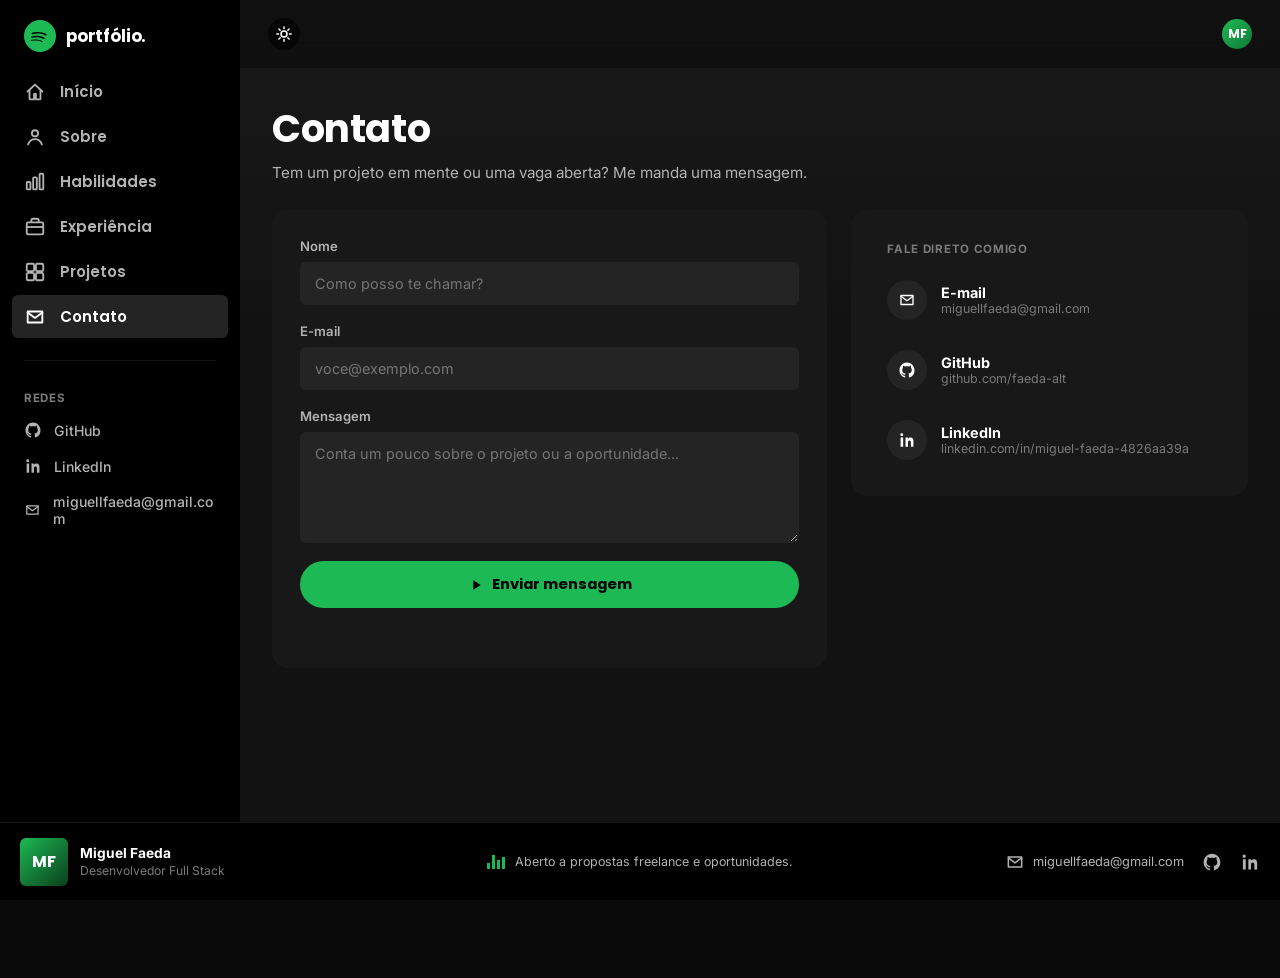
<file: contato.html>
<!DOCTYPE html>
<html lang="pt-BR">
<head>
<meta charset="UTF-8">
<meta name="viewport" content="width=device-width, initial-scale=1.0">
<title>Contato · Miguel Faêda</title>
<meta name="description" content="Fale com Rafael Nunes.">
<link rel="preconnect" href="https://fonts.googleapis.com">
<link rel="preconnect" href="https://fonts.gstatic.com" crossorigin>
<link href="https://fonts.googleapis.com/css2?family=Poppins:wght@500;600;700;800&family=Inter:wght@400;500;600&display=swap" rel="stylesheet">
<script>
  /* Aplica o tema salvo antes da página renderizar (evita "piscar" branco). */
  (function () {
    var theme = "dark";
    try { theme = localStorage.getItem("theme") || "dark"; } catch (e) {}
    document.documentElement.setAttribute("data-theme", theme);
  })();
</script>
<link rel="stylesheet" href="style.css">
</head>
<body>

<aside class="sidebar">
  <a class="sidebar-logo" href="index.html">
    <svg width="32" height="32" viewBox="0 0 24 24" fill="none"><circle cx="12" cy="12" r="12" fill="#1DB954"/><path d="M6 9.5c3.6-1 8-.7 10.8 1 .3.2.4.6.2.9-.2.3-.6.4-.9.2-2.5-1.5-6.4-1.8-9.6-.9-.4.1-.7-.1-.8-.5-.1-.3.1-.6.3-.7Zm-.5 2.8c3-.8 7.2-.6 9.7.9.3.2.4.5.2.8-.2.3-.5.4-.8.2-2.2-1.3-6-1.5-8.6-.8-.3.1-.6-.1-.7-.4-.1-.3.1-.6.2-.7Zm-.4 2.7c2.5-.7 6.4-.5 8.6.8.2.1.3.4.1.6-.1.2-.4.3-.6.1-1.9-1.1-5.4-1.3-7.6-.7-.2.1-.5-.1-.5-.3-.1-.2 0-.4.2-.5Z" fill="#000"/></svg>
    <span>portfólio.</span>
  </a>

  <nav class="sidebar-nav" aria-label="Navegação principal">
    <a class="nav-item" href="index.html">
      <svg viewBox="0 0 24 24" fill="none"><path d="M4 11.5 12 4l8 7.5" stroke="currentColor" stroke-width="2" stroke-linecap="round" stroke-linejoin="round"/><path d="M6 10v9a1 1 0 0 0 1 1h4v-6h2v6h4a1 1 0 0 0 1-1v-9" stroke="currentColor" stroke-width="2" stroke-linecap="round" stroke-linejoin="round"/></svg>
      <span>Início</span>
    </a>
    <a class="nav-item" href="sobre.html">
      <svg viewBox="0 0 24 24" fill="none"><circle cx="12" cy="8" r="3.4" stroke="currentColor" stroke-width="2"/><path d="M4.5 20c1.4-3.6 4.4-5.6 7.5-5.6s6.1 2 7.5 5.6" stroke="currentColor" stroke-width="2" stroke-linecap="round"/></svg>
      <span>Sobre</span>
    </a>
    <a class="nav-item" href="habilidades.html">
      <svg viewBox="0 0 24 24" fill="none"><rect x="3" y="12" width="4" height="8" rx="1" stroke="currentColor" stroke-width="2"/><rect x="10" y="7" width="4" height="13" rx="1" stroke="currentColor" stroke-width="2"/><rect x="17" y="3" width="4" height="17" rx="1" stroke="currentColor" stroke-width="2"/></svg>
      <span>Habilidades</span>
    </a>
    <a class="nav-item" href="experiencia.html">
      <svg viewBox="0 0 24 24" fill="none"><rect x="3" y="7" width="18" height="13" rx="1.5" stroke="currentColor" stroke-width="2"/><path d="M8 7V5a2 2 0 0 1 2-2h4a2 2 0 0 1 2 2v2" stroke="currentColor" stroke-width="2"/><path d="M3 12h18" stroke="currentColor" stroke-width="2"/></svg>
      <span>Experiência</span>
    </a>
    <a class="nav-item" href="projetos.html">
      <svg viewBox="0 0 24 24" fill="none"><rect x="3" y="3" width="8" height="8" rx="1.5" stroke="currentColor" stroke-width="2"/><rect x="13" y="3" width="8" height="8" rx="1.5" stroke="currentColor" stroke-width="2"/><rect x="3" y="13" width="8" height="8" rx="1.5" stroke="currentColor" stroke-width="2"/><rect x="13" y="13" width="8" height="8" rx="1.5" stroke="currentColor" stroke-width="2"/></svg>
      <span>Projetos</span>
    </a>
    <a class="nav-item active" href="contato.html">
      <svg viewBox="0 0 24 24" fill="none"><path d="M4 6h16v12H4V6Z" stroke="currentColor" stroke-width="2" stroke-linejoin="round"/><path d="m4 7 8 6 8-6" stroke="currentColor" stroke-width="2" stroke-linecap="round" stroke-linejoin="round"/></svg>
      <span>Contato</span>
    </a>
  </nav>

  <div class="sidebar-divider"></div>

  <div class="sidebar-links">
    <p class="sidebar-heading">Redes</p>
    <a class="sidebar-link" href="https://github.com/faeda-alt" target="_blank" rel="noopener">
      <svg viewBox="0 0 24 24" fill="currentColor"><path d="M12 2C6.48 2 2 6.58 2 12.25c0 4.53 2.87 8.37 6.84 9.73.5.1.68-.22.68-.5 0-.24-.01-1.04-.01-1.88-2.78.62-3.37-1.22-3.37-1.22-.46-1.2-1.11-1.52-1.11-1.52-.9-.64.07-.62.07-.62 1 .07 1.53 1.06 1.53 1.06.89 1.57 2.34 1.12 2.91.86.09-.66.35-1.12.63-1.38-2.22-.26-4.56-1.14-4.56-5.07 0-1.12.39-2.03 1.03-2.75-.1-.26-.45-1.32.1-2.75 0 0 .84-.28 2.75 1.05a9.3 9.3 0 0 1 2.5-.35c.85 0 1.71.12 2.5.35 1.91-1.33 2.75-1.05 2.75-1.05.55 1.43.2 2.49.1 2.75.64.72 1.03 1.63 1.03 2.75 0 3.94-2.34 4.8-4.57 5.06.36.32.68.94.68 1.9 0 1.37-.01 2.47-.01 2.81 0 .28.18.6.69.5A10.26 10.26 0 0 0 22 12.25C22 6.58 17.52 2 12 2Z"/></svg>
      <span>GitHub</span>
    </a>
    <a class="sidebar-link" href="https://www.linkedin.com/in/miguel-faeda-4826aa39a/?isSelfProfile=true" target="_blank" rel="noopener">
      <svg viewBox="0 0 24 24" fill="currentColor"><path d="M6.94 5a1.94 1.94 0 1 1-3.88 0 1.94 1.94 0 0 1 3.88 0ZM3.5 8.75h3.4V21H3.5V8.75Zm6.5 0h3.26v1.68h.05c.45-.86 1.56-1.77 3.22-1.77 3.44 0 4.08 2.27 4.08 5.21V21h-3.4v-5.5c0-1.31-.02-3-1.83-3-1.83 0-2.11 1.43-2.11 2.9V21H10V8.75Z"/></svg>
      <span>LinkedIn</span>
    </a>
    <div class="sidebar-link sidebar-link-static">
      <svg viewBox="0 0 24 24" fill="none"><path d="M4 6h16v12H4V6Z" stroke="currentColor" stroke-width="1.8" stroke-linejoin="round"/><path d="m4 7 8 6 8-6" stroke="currentColor" stroke-width="1.8" stroke-linecap="round" stroke-linejoin="round"/></svg>
      <span>miguellfaeda@gmail.com</span>
    </div>
  </div>
</aside>

<div class="app">

  <header class="topbar">
    <div class="topbar-left">
      <button class="round-btn theme-toggle" id="theme-toggle" type="button" aria-label="Ativar tema claro" title="Alternar tema claro/escuro">
        <svg class="icon-sun" viewBox="0 0 24 24" fill="none"><circle cx="12" cy="12" r="4" stroke="currentColor" stroke-width="2"/><path d="M12 2.5v2.2M12 19.3v2.2M2.5 12h2.2M19.3 12h2.2M5.3 5.3l1.6 1.6M17.1 17.1l1.6 1.6M5.3 18.7l1.6-1.6M17.1 6.9l1.6-1.6" stroke="currentColor" stroke-width="2" stroke-linecap="round"/></svg>
        <svg class="icon-moon" viewBox="0 0 24 24" fill="none"><path d="M20 14.2A8 8 0 0 1 9.8 4a8 8 0 1 0 10.2 10.2Z" stroke="currentColor" stroke-width="2" stroke-linecap="round" stroke-linejoin="round"/></svg>
      </button>
    </div>
    <div class="topbar-profile">
      <div class="avatar-small">MF</div>
    </div>
  </header>

  <main class="content" id="content">

    <div class="page-header">
      <h1 class="page-title">Contato</h1>
      <p class="page-subtitle">Tem um projeto em mente ou uma vaga aberta? Me manda uma mensagem.</p>
    </div>

    <div class="contact-layout">
      <form class="contact-form" id="contact-form">
        <label class="field">
          <span>Nome</span>
          <input type="text" name="name" placeholder="Como posso te chamar?" required>
        </label>
        <label class="field">
          <span>E-mail</span>
          <input type="email" name="email" placeholder="voce@exemplo.com" required>
        </label>
        <label class="field">
          <span>Mensagem</span>
          <textarea name="message" rows="5" placeholder="Conta um pouco sobre o projeto ou a oportunidade..." required></textarea>
        </label>
        <button type="submit" class="btn-play btn-full">
          <svg viewBox="0 0 24 24" fill="#000"><path d="M8 5v14l11-7L8 5Z"/></svg>
          Enviar mensagem
        </button>
        <p class="form-hint" id="form-hint"></p>
      </form>

      <div class="contact-card">
        <p class="sidebar-heading">Fale direto comigo</p>
        <div class="contact-row contact-row-static">
          <span class="contact-icon"><svg viewBox="0 0 24 24" fill="none"><path d="M4 6h16v12H4V6Z" stroke="currentColor" stroke-width="1.8" stroke-linejoin="round"/><path d="m4 7 8 6 8-6" stroke="currentColor" stroke-width="1.8" stroke-linecap="round" stroke-linejoin="round"/></svg></span>
          <span><strong>E-mail</strong><small>miguellfaeda@gmail.com</small></span>
        </div>
        <a class="contact-row" href="https://github.com/faeda-alt" target="_blank" rel="noopener">
          <span class="contact-icon"><svg viewBox="0 0 24 24" fill="currentColor"><path d="M12 2C6.48 2 2 6.58 2 12.25c0 4.53 2.87 8.37 6.84 9.73.5.1.68-.22.68-.5 0-.24-.01-1.04-.01-1.88-2.78.62-3.37-1.22-3.37-1.22-.46-1.2-1.11-1.52-1.11-1.52-.9-.64.07-.62.07-.62 1 .07 1.53 1.06 1.53 1.06.89 1.57 2.34 1.12 2.91.86.09-.66.35-1.12.63-1.38-2.22-.26-4.56-1.14-4.56-5.07 0-1.12.39-2.03 1.03-2.75-.1-.26-.45-1.32.1-2.75 0 0 .84-.28 2.75 1.05a9.3 9.3 0 0 1 2.5-.35c.85 0 1.71.12 2.5.35 1.91-1.33 2.75-1.05 2.75-1.05.55 1.43.2 2.49.1 2.75.64.72 1.03 1.63 1.03 2.75 0 3.94-2.34 4.8-4.57 5.06.36.32.68.94.68 1.9 0 1.37-.01 2.47-.01 2.81 0 .28.18.6.69.5A10.26 10.26 0 0 0 22 12.25C22 6.58 17.52 2 12 2Z"/></svg></span>
          <span><strong>GitHub</strong><small>github.com/faeda-alt</small></span>
        </a>
        <a class="contact-row" href="https://www.linkedin.com/in/miguel-faeda-4826aa39a/?isSelfProfile=true" target="_blank" rel="noopener">
          <span class="contact-icon"><svg viewBox="0 0 24 24" fill="currentColor"><path d="M6.94 5a1.94 1.94 0 1 1-3.88 0 1.94 1.94 0 0 1 3.88 0ZM3.5 8.75h3.4V21H3.5V8.75Zm6.5 0h3.26v1.68h.05c.45-.86 1.56-1.77 3.22-1.77 3.44 0 4.08 2.27 4.08 5.21V21h-3.4v-5.5c0-1.31-.02-3-1.83-3-1.83 0-2.11 1.43-2.11 2.9V21H10V8.75Z"/></svg></span>
          <span><strong>LinkedIn</strong><small>linkedin.com/in/miguel-faeda-4826aa39a</small></span>
        </a>
      </div>
    </div>

  </main>
</div>

<footer class="now-playing">
  <div class="np-info">
    <div class="np-avatar">MF</div>
    <div class="np-text">
      <strong>Miguel Faeda</strong>
      <small>Desenvolvedor Full Stack</small>
    </div>
  </div>

  <div class="np-status">
    <span class="eq" aria-hidden="true"><i></i><i></i><i></i><i></i></span>
    <span class="np-status-text">Aberto a propostas freelance e oportunidades.</span>
  </div>

  <div class="np-contacts">
    <span class="np-email" title="E-mail"><svg viewBox="0 0 24 24" fill="none"><path d="M4 6h16v12H4V6Z" stroke="currentColor" stroke-width="1.8" stroke-linejoin="round"/><path d="m4 7 8 6 8-6" stroke="currentColor" stroke-width="1.8" stroke-linecap="round" stroke-linejoin="round"/></svg><span>miguellfaeda@gmail.com</span></span>
    <a href="https://github.com/faeda-alt" target="_blank" rel="noopener" title="GitHub" aria-label="Abrir GitHub"><svg viewBox="0 0 24 24" fill="currentColor"><path d="M12 2C6.48 2 2 6.58 2 12.25c0 4.53 2.87 8.37 6.84 9.73.5.1.68-.22.68-.5 0-.24-.01-1.04-.01-1.88-2.78.62-3.37-1.22-3.37-1.22-.46-1.2-1.11-1.52-1.11-1.52-.9-.64.07-.62.07-.62 1 .07 1.53 1.06 1.53 1.06.89 1.57 2.34 1.12 2.91.86.09-.66.35-1.12.63-1.38-2.22-.26-4.56-1.14-4.56-5.07 0-1.12.39-2.03 1.03-2.75-.1-.26-.45-1.32.1-2.75 0 0 .84-.28 2.75 1.05a9.3 9.3 0 0 1 2.5-.35c.85 0 1.71.12 2.5.35 1.91-1.33 2.75-1.05 2.75-1.05.55 1.43.2 2.49.1 2.75.64.72 1.03 1.63 1.03 2.75 0 3.94-2.34 4.8-4.57 5.06.36.32.68.94.68 1.9 0 1.37-.01 2.47-.01 2.81 0 .28.18.6.69.5A10.26 10.26 0 0 0 22 12.25C22 6.58 17.52 2 12 2Z"/></svg></a>
    <a href="https://www.linkedin.com/in/miguel-faeda-4826aa39a/?isSelfProfile=true" target="_blank" rel="noopener" title="LinkedIn" aria-label="Abrir LinkedIn"><svg viewBox="0 0 24 24" fill="currentColor"><path d="M6.94 5a1.94 1.94 0 1 1-3.88 0 1.94 1.94 0 0 1 3.88 0ZM3.5 8.75h3.4V21H3.5V8.75Zm6.5 0h3.26v1.68h.05c.45-.86 1.56-1.77 3.22-1.77 3.44 0 4.08 2.27 4.08 5.21V21h-3.4v-5.5c0-1.31-.02-3-1.83-3-1.83 0-2.11 1.43-2.11 2.9V21H10V8.75Z"/></svg></a>
  </div>
</footer>

<nav class="mobile-nav" aria-label="Navegação móvel">
  <a class="mobile-nav-item" href="index.html">
    <svg viewBox="0 0 24 24" fill="none"><path d="M4 11.5 12 4l8 7.5" stroke="currentColor" stroke-width="2" stroke-linecap="round" stroke-linejoin="round"/><path d="M6 10v9a1 1 0 0 0 1 1h4v-6h2v6h4a1 1 0 0 0 1-1v-9" stroke="currentColor" stroke-width="2" stroke-linecap="round" stroke-linejoin="round"/></svg>
    <span>Início</span>
  </a>
  <a class="mobile-nav-item" href="sobre.html">
    <svg viewBox="0 0 24 24" fill="none"><circle cx="12" cy="8" r="3.4" stroke="currentColor" stroke-width="2"/><path d="M4.5 20c1.4-3.6 4.4-5.6 7.5-5.6s6.1 2 7.5 5.6" stroke="currentColor" stroke-width="2" stroke-linecap="round"/></svg>
    <span>Sobre</span>
  </a>
  <a class="mobile-nav-item" href="habilidades.html">
    <svg viewBox="0 0 24 24" fill="none"><rect x="3" y="12" width="4" height="8" rx="1" stroke="currentColor" stroke-width="2"/><rect x="10" y="7" width="4" height="13" rx="1" stroke="currentColor" stroke-width="2"/><rect x="17" y="3" width="4" height="17" rx="1" stroke="currentColor" stroke-width="2"/></svg>
    <span>Habilidades</span>
  </a>
  <a class="mobile-nav-item" href="experiencia.html">
    <svg viewBox="0 0 24 24" fill="none"><rect x="3" y="7" width="18" height="13" rx="1.5" stroke="currentColor" stroke-width="2"/><path d="M8 7V5a2 2 0 0 1 2-2h4a2 2 0 0 1 2 2v2" stroke="currentColor" stroke-width="2"/><path d="M3 12h18" stroke="currentColor" stroke-width="2"/></svg>
    <span>Experiência</span>
  </a>
  <a class="mobile-nav-item" href="projetos.html">
    <svg viewBox="0 0 24 24" fill="none"><rect x="3" y="3" width="8" height="8" rx="1.5" stroke="currentColor" stroke-width="2"/><rect x="13" y="3" width="8" height="8" rx="1.5" stroke="currentColor" stroke-width="2"/><rect x="3" y="13" width="8" height="8" rx="1.5" stroke="currentColor" stroke-width="2"/><rect x="13" y="13" width="8" height="8" rx="1.5" stroke="currentColor" stroke-width="2"/></svg>
    <span>Projetos</span>
  </a>
  <a class="mobile-nav-item active" href="contato.html">
    <svg viewBox="0 0 24 24" fill="none"><path d="M4 6h16v12H4V6Z" stroke="currentColor" stroke-width="2" stroke-linejoin="round"/><path d="m4 7 8 6 8-6" stroke="currentColor" stroke-width="2" stroke-linecap="round" stroke-linejoin="round"/></svg>
    <span>Contato</span>
  </a>
</nav>

<script src="script.js"></script>
</body>
</html>
</file>
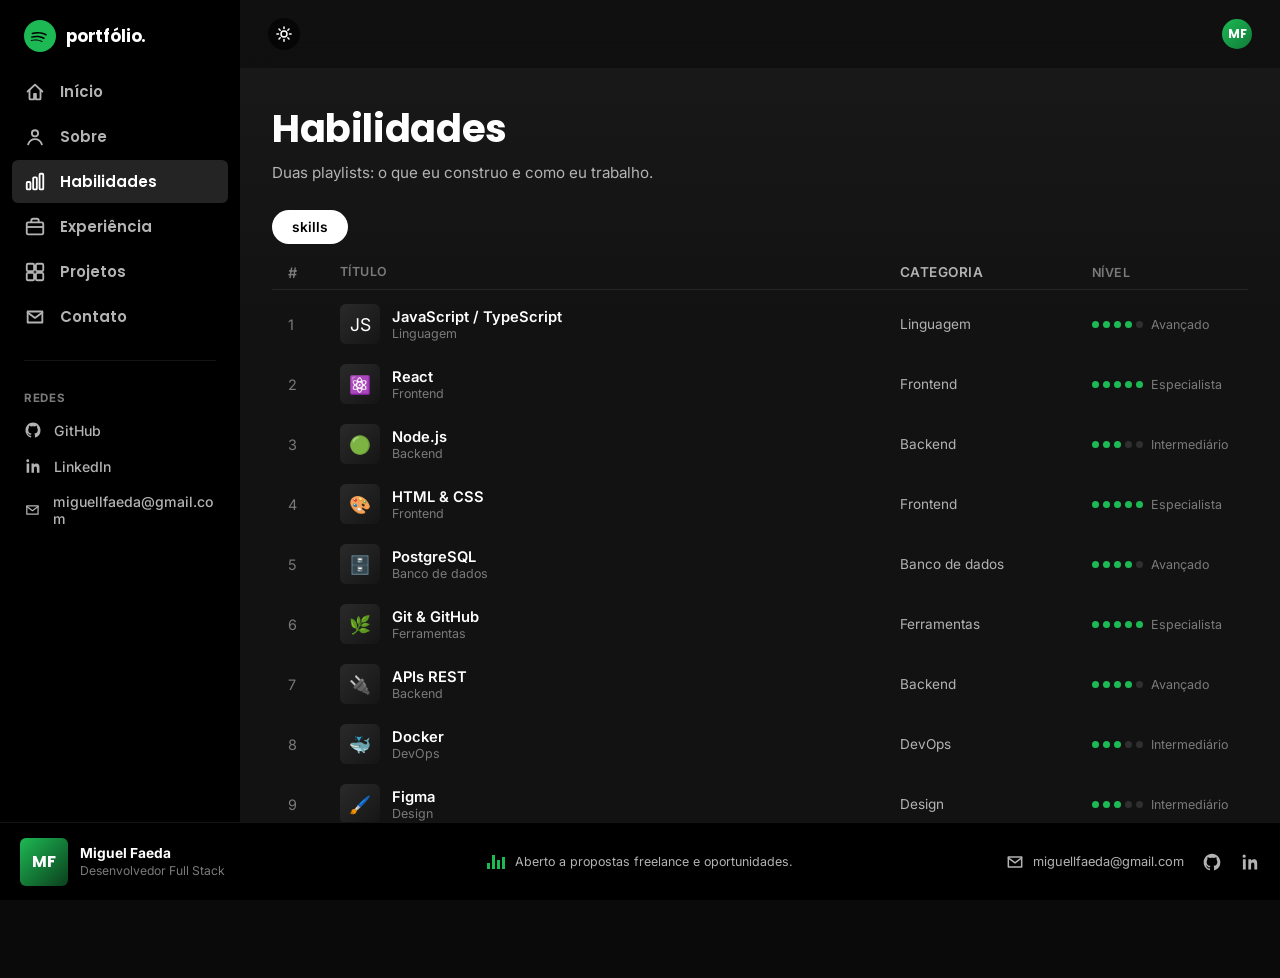
<file: habilidades.html>
<!DOCTYPE html>
<html lang="pt-BR">
<head>
<meta charset="UTF-8">
<meta name="viewport" content="width=device-width, initial-scale=1.0">
<title>Habilidades · Miguel Faêda</title>
<meta name="description" content="Hard skills e soft skills de Rafael Nunes.">
<link rel="preconnect" href="https://fonts.googleapis.com">
<link rel="preconnect" href="https://fonts.gstatic.com" crossorigin>
<link href="https://fonts.googleapis.com/css2?family=Poppins:wght@500;600;700;800&family=Inter:wght@400;500;600&display=swap" rel="stylesheet">
<script>
  /* Aplica o tema salvo antes da página renderizar (evita "piscar" branco). */
  (function () {
    var theme = "dark";
    try { theme = localStorage.getItem("theme") || "dark"; } catch (e) {}
    document.documentElement.setAttribute("data-theme", theme);
  })();
</script>
<link rel="stylesheet" href="style.css">
</head>
<body>

<aside class="sidebar">
  <a class="sidebar-logo" href="index.html">
    <svg width="32" height="32" viewBox="0 0 24 24" fill="none"><circle cx="12" cy="12" r="12" fill="#1DB954"/><path d="M6 9.5c3.6-1 8-.7 10.8 1 .3.2.4.6.2.9-.2.3-.6.4-.9.2-2.5-1.5-6.4-1.8-9.6-.9-.4.1-.7-.1-.8-.5-.1-.3.1-.6.3-.7Zm-.5 2.8c3-.8 7.2-.6 9.7.9.3.2.4.5.2.8-.2.3-.5.4-.8.2-2.2-1.3-6-1.5-8.6-.8-.3.1-.6-.1-.7-.4-.1-.3.1-.6.2-.7Zm-.4 2.7c2.5-.7 6.4-.5 8.6.8.2.1.3.4.1.6-.1.2-.4.3-.6.1-1.9-1.1-5.4-1.3-7.6-.7-.2.1-.5-.1-.5-.3-.1-.2 0-.4.2-.5Z" fill="#000"/></svg>
    <span>portfólio.</span>
  </a>

  <nav class="sidebar-nav" aria-label="Navegação principal">
    <a class="nav-item" href="index.html">
      <svg viewBox="0 0 24 24" fill="none"><path d="M4 11.5 12 4l8 7.5" stroke="currentColor" stroke-width="2" stroke-linecap="round" stroke-linejoin="round"/><path d="M6 10v9a1 1 0 0 0 1 1h4v-6h2v6h4a1 1 0 0 0 1-1v-9" stroke="currentColor" stroke-width="2" stroke-linecap="round" stroke-linejoin="round"/></svg>
      <span>Início</span>
    </a>
    <a class="nav-item" href="sobre.html">
      <svg viewBox="0 0 24 24" fill="none"><circle cx="12" cy="8" r="3.4" stroke="currentColor" stroke-width="2"/><path d="M4.5 20c1.4-3.6 4.4-5.6 7.5-5.6s6.1 2 7.5 5.6" stroke="currentColor" stroke-width="2" stroke-linecap="round"/></svg>
      <span>Sobre</span>
    </a>
    <a class="nav-item active" href="habilidades.html">
      <svg viewBox="0 0 24 24" fill="none"><rect x="3" y="12" width="4" height="8" rx="1" stroke="currentColor" stroke-width="2"/><rect x="10" y="7" width="4" height="13" rx="1" stroke="currentColor" stroke-width="2"/><rect x="17" y="3" width="4" height="17" rx="1" stroke="currentColor" stroke-width="2"/></svg>
      <span>Habilidades</span>
    </a>
    <a class="nav-item" href="experiencia.html">
      <svg viewBox="0 0 24 24" fill="none"><rect x="3" y="7" width="18" height="13" rx="1.5" stroke="currentColor" stroke-width="2"/><path d="M8 7V5a2 2 0 0 1 2-2h4a2 2 0 0 1 2 2v2" stroke="currentColor" stroke-width="2"/><path d="M3 12h18" stroke="currentColor" stroke-width="2"/></svg>
      <span>Experiência</span>
    </a>
    <a class="nav-item" href="projetos.html">
      <svg viewBox="0 0 24 24" fill="none"><rect x="3" y="3" width="8" height="8" rx="1.5" stroke="currentColor" stroke-width="2"/><rect x="13" y="3" width="8" height="8" rx="1.5" stroke="currentColor" stroke-width="2"/><rect x="3" y="13" width="8" height="8" rx="1.5" stroke="currentColor" stroke-width="2"/><rect x="13" y="13" width="8" height="8" rx="1.5" stroke="currentColor" stroke-width="2"/></svg>
      <span>Projetos</span>
    </a>
    <a class="nav-item" href="contato.html">
      <svg viewBox="0 0 24 24" fill="none"><path d="M4 6h16v12H4V6Z" stroke="currentColor" stroke-width="2" stroke-linejoin="round"/><path d="m4 7 8 6 8-6" stroke="currentColor" stroke-width="2" stroke-linecap="round" stroke-linejoin="round"/></svg>
      <span>Contato</span>
    </a>
  </nav>

  <div class="sidebar-divider"></div>

  <div class="sidebar-links">
    <p class="sidebar-heading">Redes</p>
    <a class="sidebar-link" href="https://github.com/faeda-alt" target="_blank" rel="noopener">
      <svg viewBox="0 0 24 24" fill="currentColor"><path d="M12 2C6.48 2 2 6.58 2 12.25c0 4.53 2.87 8.37 6.84 9.73.5.1.68-.22.68-.5 0-.24-.01-1.04-.01-1.88-2.78.62-3.37-1.22-3.37-1.22-.46-1.2-1.11-1.52-1.11-1.52-.9-.64.07-.62.07-.62 1 .07 1.53 1.06 1.53 1.06.89 1.57 2.34 1.12 2.91.86.09-.66.35-1.12.63-1.38-2.22-.26-4.56-1.14-4.56-5.07 0-1.12.39-2.03 1.03-2.75-.1-.26-.45-1.32.1-2.75 0 0 .84-.28 2.75 1.05a9.3 9.3 0 0 1 2.5-.35c.85 0 1.71.12 2.5.35 1.91-1.33 2.75-1.05 2.75-1.05.55 1.43.2 2.49.1 2.75.64.72 1.03 1.63 1.03 2.75 0 3.94-2.34 4.8-4.57 5.06.36.32.68.94.68 1.9 0 1.37-.01 2.47-.01 2.81 0 .28.18.6.69.5A10.26 10.26 0 0 0 22 12.25C22 6.58 17.52 2 12 2Z"/></svg>
      <span>GitHub</span>
    </a>
    <a class="sidebar-link" href="https://www.linkedin.com/in/miguel-faeda-4826aa39a/?isSelfProfile=true" target="_blank" rel="noopener">
      <svg viewBox="0 0 24 24" fill="currentColor"><path d="M6.94 5a1.94 1.94 0 1 1-3.88 0 1.94 1.94 0 0 1 3.88 0ZM3.5 8.75h3.4V21H3.5V8.75Zm6.5 0h3.26v1.68h.05c.45-.86 1.56-1.77 3.22-1.77 3.44 0 4.08 2.27 4.08 5.21V21h-3.4v-5.5c0-1.31-.02-3-1.83-3-1.83 0-2.11 1.43-2.11 2.9V21H10V8.75Z"/></svg>
      <span>LinkedIn</span>
    </a>
    <div class="sidebar-link sidebar-link-static">
      <svg viewBox="0 0 24 24" fill="none"><path d="M4 6h16v12H4V6Z" stroke="currentColor" stroke-width="1.8" stroke-linejoin="round"/><path d="m4 7 8 6 8-6" stroke="currentColor" stroke-width="1.8" stroke-linecap="round" stroke-linejoin="round"/></svg>
      <span>miguellfaeda@gmail.com</span>
    </div>
  </div>
</aside>

<div class="app">

  <header class="topbar">
    <div class="topbar-left">
      <button class="round-btn theme-toggle" id="theme-toggle" type="button" aria-label="Ativar tema claro" title="Alternar tema claro/escuro">
        <svg class="icon-sun" viewBox="0 0 24 24" fill="none"><circle cx="12" cy="12" r="4" stroke="currentColor" stroke-width="2"/><path d="M12 2.5v2.2M12 19.3v2.2M2.5 12h2.2M19.3 12h2.2M5.3 5.3l1.6 1.6M17.1 17.1l1.6 1.6M5.3 18.7l1.6-1.6M17.1 6.9l1.6-1.6" stroke="currentColor" stroke-width="2" stroke-linecap="round"/></svg>
        <svg class="icon-moon" viewBox="0 0 24 24" fill="none"><path d="M20 14.2A8 8 0 0 1 9.8 4a8 8 0 1 0 10.2 10.2Z" stroke="currentColor" stroke-width="2" stroke-linecap="round" stroke-linejoin="round"/></svg>
      </button>
    </div>
    <div class="topbar-profile">
      <div class="avatar-small">MF</div>
    </div>
  </header>

  <main class="content" id="content">

    <div class="page-header">
      <h1 class="page-title">Habilidades</h1>
      <p class="page-subtitle">Duas playlists: o que eu construo e como eu trabalho.</p>
    </div>

    <div class="tabs" role="tablist">
      <button class="tab active" data-tab="hard" role="tab" aria-selected="true">skills</button>
    </div>

    <div class="track-list-header">
      <span class="col-index">#</span>
      <span class="col-title">Título</span>
      <span class="col-tag">Categoria</span>
      <span class="col-level">Nível</span>
    </div>
    <div class="track-list" id="skills-hard">
      <div class="track-row">
        <span class="col-index">1</span>
        <div class="track-main">
          <div class="track-icon">JS</div>
          <div class="track-name-block">
            <div class="track-name">JavaScript / TypeScript</div>
            <div class="track-sub">Linguagem</div>
          </div>
        </div>
        <span class="col-tag">Linguagem</span>
        <span class="col-level">
          <span class="level-dots"><span class="level-dot filled"></span><span class="level-dot filled"></span><span class="level-dot filled"></span><span class="level-dot filled"></span><span class="level-dot"></span></span>
          <span class="level-text">Avançado</span>
        </span>
      </div>
      <div class="track-row">
        <span class="col-index">2</span>
        <div class="track-main">
          <div class="track-icon">⚛️</div>
          <div class="track-name-block">
            <div class="track-name">React</div>
            <div class="track-sub">Frontend</div>
          </div>
        </div>
        <span class="col-tag">Frontend</span>
        <span class="col-level">
          <span class="level-dots"><span class="level-dot filled"></span><span class="level-dot filled"></span><span class="level-dot filled"></span><span class="level-dot filled"></span><span class="level-dot filled"></span></span>
          <span class="level-text">Especialista</span>
        </span>
      </div>
      <div class="track-row">
        <span class="col-index">3</span>
        <div class="track-main">
          <div class="track-icon">🟢</div>
          <div class="track-name-block">
            <div class="track-name">Node.js</div>
            <div class="track-sub">Backend</div>
          </div>
        </div>
        <span class="col-tag">Backend</span>
        <span class="col-level">
          <span class="level-dots"><span class="level-dot filled"></span><span class="level-dot filled"></span><span class="level-dot filled"></span><span class="level-dot"></span><span class="level-dot"></span></span>
          <span class="level-text">Intermediário</span>
        </span>
      </div>
      <div class="track-row">
        <span class="col-index">4</span>
        <div class="track-main">
          <div class="track-icon">🎨</div>
          <div class="track-name-block">
            <div class="track-name">HTML & CSS</div>
            <div class="track-sub">Frontend</div>
          </div>
        </div>
        <span class="col-tag">Frontend</span>
        <span class="col-level">
          <span class="level-dots"><span class="level-dot filled"></span><span class="level-dot filled"></span><span class="level-dot filled"></span><span class="level-dot filled"></span><span class="level-dot filled"></span></span>
          <span class="level-text">Especialista</span>
        </span>
      </div>
      <div class="track-row">
        <span class="col-index">5</span>
        <div class="track-main">
          <div class="track-icon">🗄️</div>
          <div class="track-name-block">
            <div class="track-name">PostgreSQL</div>
            <div class="track-sub">Banco de dados</div>
          </div>
        </div>
        <span class="col-tag">Banco de dados</span>
        <span class="col-level">
          <span class="level-dots"><span class="level-dot filled"></span><span class="level-dot filled"></span><span class="level-dot filled"></span><span class="level-dot filled"></span><span class="level-dot"></span></span>
          <span class="level-text">Avançado</span>
        </span>
      </div>
      <div class="track-row">
        <span class="col-index">6</span>
        <div class="track-main">
          <div class="track-icon">🌿</div>
          <div class="track-name-block">
            <div class="track-name">Git & GitHub</div>
            <div class="track-sub">Ferramentas</div>
          </div>
        </div>
        <span class="col-tag">Ferramentas</span>
        <span class="col-level">
          <span class="level-dots"><span class="level-dot filled"></span><span class="level-dot filled"></span><span class="level-dot filled"></span><span class="level-dot filled"></span><span class="level-dot filled"></span></span>
          <span class="level-text">Especialista</span>
        </span>
      </div>
      <div class="track-row">
        <span class="col-index">7</span>
        <div class="track-main">
          <div class="track-icon">🔌</div>
          <div class="track-name-block">
            <div class="track-name">APIs REST</div>
            <div class="track-sub">Backend</div>
          </div>
        </div>
        <span class="col-tag">Backend</span>
        <span class="col-level">
          <span class="level-dots"><span class="level-dot filled"></span><span class="level-dot filled"></span><span class="level-dot filled"></span><span class="level-dot filled"></span><span class="level-dot"></span></span>
          <span class="level-text">Avançado</span>
        </span>
      </div>
      <div class="track-row">
        <span class="col-index">8</span>
        <div class="track-main">
          <div class="track-icon">🐳</div>
          <div class="track-name-block">
            <div class="track-name">Docker</div>
            <div class="track-sub">DevOps</div>
          </div>
        </div>
        <span class="col-tag">DevOps</span>
        <span class="col-level">
          <span class="level-dots"><span class="level-dot filled"></span><span class="level-dot filled"></span><span class="level-dot filled"></span><span class="level-dot"></span><span class="level-dot"></span></span>
          <span class="level-text">Intermediário</span>
        </span>
      </div>
      <div class="track-row">
        <span class="col-index">9</span>
        <div class="track-main">
          <div class="track-icon">🖌️</div>
          <div class="track-name-block">
            <div class="track-name">Figma</div>
            <div class="track-sub">Design</div>
          </div>
        </div>
        <span class="col-tag">Design</span>
        <span class="col-level">
          <span class="level-dots"><span class="level-dot filled"></span><span class="level-dot filled"></span><span class="level-dot filled"></span><span class="level-dot"></span><span class="level-dot"></span></span>
          <span class="level-text">Intermediário</span>
        </span>
      </div>
    </div>

  </main>
</div>

<footer class="now-playing">
  <div class="np-info">
    <div class="np-avatar">MF</div>
    <div class="np-text">
      <strong>Miguel Faeda</strong>
      <small>Desenvolvedor Full Stack</small>
    </div>
  </div>

  <div class="np-status">
    <span class="eq" aria-hidden="true"><i></i><i></i><i></i><i></i></span>
    <span class="np-status-text">Aberto a propostas freelance e oportunidades.</span>
  </div>

  <div class="np-contacts">
    <span class="np-email" title="E-mail"><svg viewBox="0 0 24 24" fill="none"><path d="M4 6h16v12H4V6Z" stroke="currentColor" stroke-width="1.8" stroke-linejoin="round"/><path d="m4 7 8 6 8-6" stroke="currentColor" stroke-width="1.8" stroke-linecap="round" stroke-linejoin="round"/></svg><span>miguellfaeda@gmail.com</span></span>
    <a href="https://github.com/faeda-alt" target="_blank" rel="noopener" title="GitHub" aria-label="Abrir GitHub"><svg viewBox="0 0 24 24" fill="currentColor"><path d="M12 2C6.48 2 2 6.58 2 12.25c0 4.53 2.87 8.37 6.84 9.73.5.1.68-.22.68-.5 0-.24-.01-1.04-.01-1.88-2.78.62-3.37-1.22-3.37-1.22-.46-1.2-1.11-1.52-1.11-1.52-.9-.64.07-.62.07-.62 1 .07 1.53 1.06 1.53 1.06.89 1.57 2.34 1.12 2.91.86.09-.66.35-1.12.63-1.38-2.22-.26-4.56-1.14-4.56-5.07 0-1.12.39-2.03 1.03-2.75-.1-.26-.45-1.32.1-2.75 0 0 .84-.28 2.75 1.05a9.3 9.3 0 0 1 2.5-.35c.85 0 1.71.12 2.5.35 1.91-1.33 2.75-1.05 2.75-1.05.55 1.43.2 2.49.1 2.75.64.72 1.03 1.63 1.03 2.75 0 3.94-2.34 4.8-4.57 5.06.36.32.68.94.68 1.9 0 1.37-.01 2.47-.01 2.81 0 .28.18.6.69.5A10.26 10.26 0 0 0 22 12.25C22 6.58 17.52 2 12 2Z"/></svg></a>
    <a href="https://www.linkedin.com/in/miguel-faeda-4826aa39a/?isSelfProfile=true" target="_blank" rel="noopener" title="LinkedIn" aria-label="Abrir LinkedIn"><svg viewBox="0 0 24 24" fill="currentColor"><path d="M6.94 5a1.94 1.94 0 1 1-3.88 0 1.94 1.94 0 0 1 3.88 0ZM3.5 8.75h3.4V21H3.5V8.75Zm6.5 0h3.26v1.68h.05c.45-.86 1.56-1.77 3.22-1.77 3.44 0 4.08 2.27 4.08 5.21V21h-3.4v-5.5c0-1.31-.02-3-1.83-3-1.83 0-2.11 1.43-2.11 2.9V21H10V8.75Z"/></svg></a>
  </div>
</footer>

<nav class="mobile-nav" aria-label="Navegação móvel">
  <a class="mobile-nav-item" href="index.html">
    <svg viewBox="0 0 24 24" fill="none"><path d="M4 11.5 12 4l8 7.5" stroke="currentColor" stroke-width="2" stroke-linecap="round" stroke-linejoin="round"/><path d="M6 10v9a1 1 0 0 0 1 1h4v-6h2v6h4a1 1 0 0 0 1-1v-9" stroke="currentColor" stroke-width="2" stroke-linecap="round" stroke-linejoin="round"/></svg>
    <span>Início</span>
  </a>
  <a class="mobile-nav-item" href="sobre.html">
    <svg viewBox="0 0 24 24" fill="none"><circle cx="12" cy="8" r="3.4" stroke="currentColor" stroke-width="2"/><path d="M4.5 20c1.4-3.6 4.4-5.6 7.5-5.6s6.1 2 7.5 5.6" stroke="currentColor" stroke-width="2" stroke-linecap="round"/></svg>
    <span>Sobre</span>
  </a>
  <a class="mobile-nav-item active" href="habilidades.html">
    <svg viewBox="0 0 24 24" fill="none"><rect x="3" y="12" width="4" height="8" rx="1" stroke="currentColor" stroke-width="2"/><rect x="10" y="7" width="4" height="13" rx="1" stroke="currentColor" stroke-width="2"/><rect x="17" y="3" width="4" height="17" rx="1" stroke="currentColor" stroke-width="2"/></svg>
    <span>Habilidades</span>
  </a>
  <a class="mobile-nav-item" href="experiencia.html">
    <svg viewBox="0 0 24 24" fill="none"><rect x="3" y="7" width="18" height="13" rx="1.5" stroke="currentColor" stroke-width="2"/><path d="M8 7V5a2 2 0 0 1 2-2h4a2 2 0 0 1 2 2v2" stroke="currentColor" stroke-width="2"/><path d="M3 12h18" stroke="currentColor" stroke-width="2"/></svg>
    <span>Experiência</span>
  </a>
  <a class="mobile-nav-item" href="projetos.html">
    <svg viewBox="0 0 24 24" fill="none"><rect x="3" y="3" width="8" height="8" rx="1.5" stroke="currentColor" stroke-width="2"/><rect x="13" y="3" width="8" height="8" rx="1.5" stroke="currentColor" stroke-width="2"/><rect x="3" y="13" width="8" height="8" rx="1.5" stroke="currentColor" stroke-width="2"/><rect x="13" y="13" width="8" height="8" rx="1.5" stroke="currentColor" stroke-width="2"/></svg>
    <span>Projetos</span>
  </a>
  <a class="mobile-nav-item" href="contato.html">
    <svg viewBox="0 0 24 24" fill="none"><path d="M4 6h16v12H4V6Z" stroke="currentColor" stroke-width="2" stroke-linejoin="round"/><path d="m4 7 8 6 8-6" stroke="currentColor" stroke-width="2" stroke-linecap="round" stroke-linejoin="round"/></svg>
    <span>Contato</span>
  </a>
</nav>

<script src="script.js"></script>
</body>
</html>
</file>
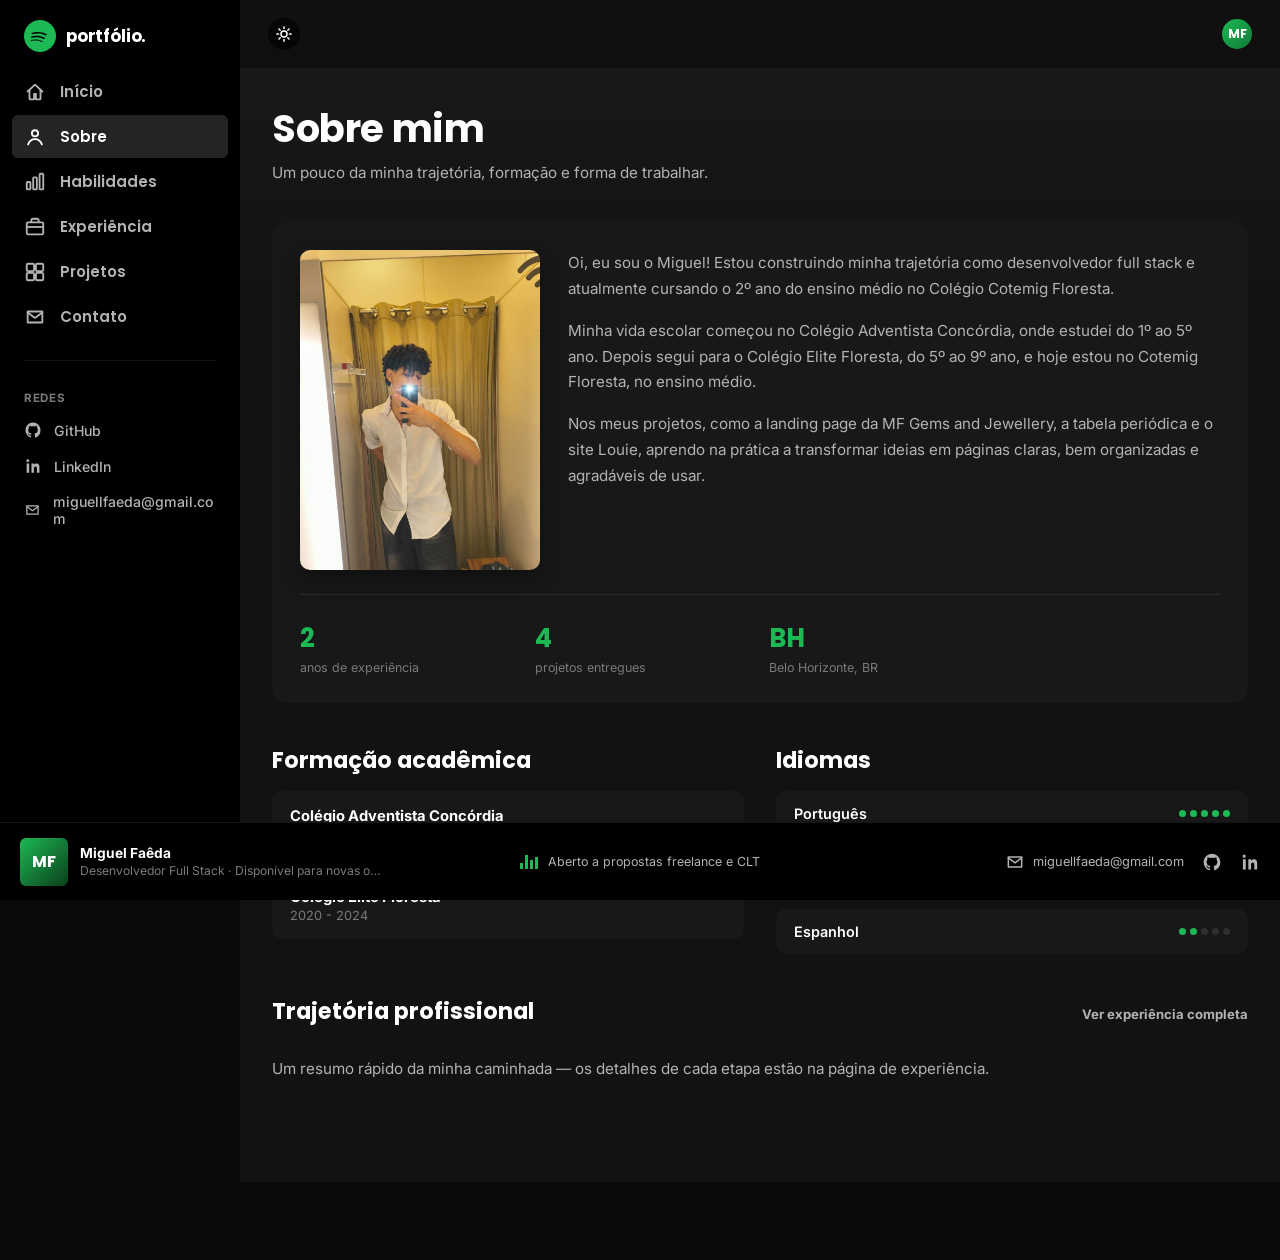
<file: sobre.html>
<!DOCTYPE html>
<html lang="pt-BR">
<head>
<meta charset="UTF-8">
<meta name="viewport" content="width=device-width, initial-scale=1.0">
<title>Sobre · Miguel Faêda</title>
<meta name="description" content="Um pouco da trajetória e formação de Rafael Nunes.">
<link rel="preconnect" href="https://fonts.googleapis.com">
<link rel="preconnect" href="https://fonts.gstatic.com" crossorigin>
<link href="https://fonts.googleapis.com/css2?family=Poppins:wght@500;600;700;800&family=Inter:wght@400;500;600&display=swap" rel="stylesheet">
<script>
  /* Aplica o tema salvo antes da página renderizar (evita "piscar" branco). */
  (function () {
    var theme = "dark";
    try { theme = localStorage.getItem("theme") || "dark"; } catch (e) {}
    document.documentElement.setAttribute("data-theme", theme);
  })();
</script>
<link rel="stylesheet" href="style.css">
</head>
<body>

<aside class="sidebar">
  <a class="sidebar-logo" href="index.html">
    <svg width="32" height="32" viewBox="0 0 24 24" fill="none"><circle cx="12" cy="12" r="12" fill="#1DB954"/><path d="M6 9.5c3.6-1 8-.7 10.8 1 .3.2.4.6.2.9-.2.3-.6.4-.9.2-2.5-1.5-6.4-1.8-9.6-.9-.4.1-.7-.1-.8-.5-.1-.3.1-.6.3-.7Zm-.5 2.8c3-.8 7.2-.6 9.7.9.3.2.4.5.2.8-.2.3-.5.4-.8.2-2.2-1.3-6-1.5-8.6-.8-.3.1-.6-.1-.7-.4-.1-.3.1-.6.2-.7Zm-.4 2.7c2.5-.7 6.4-.5 8.6.8.2.1.3.4.1.6-.1.2-.4.3-.6.1-1.9-1.1-5.4-1.3-7.6-.7-.2.1-.5-.1-.5-.3-.1-.2 0-.4.2-.5Z" fill="#000"/></svg>
    <span>portfólio.</span>
  </a>

  <nav class="sidebar-nav" aria-label="Navegação principal">
    <a class="nav-item" href="index.html">
      <svg viewBox="0 0 24 24" fill="none"><path d="M4 11.5 12 4l8 7.5" stroke="currentColor" stroke-width="2" stroke-linecap="round" stroke-linejoin="round"/><path d="M6 10v9a1 1 0 0 0 1 1h4v-6h2v6h4a1 1 0 0 0 1-1v-9" stroke="currentColor" stroke-width="2" stroke-linecap="round" stroke-linejoin="round"/></svg>
      <span>Início</span>
    </a>
    <a class="nav-item active" href="sobre.html">
      <svg viewBox="0 0 24 24" fill="none"><circle cx="12" cy="8" r="3.4" stroke="currentColor" stroke-width="2"/><path d="M4.5 20c1.4-3.6 4.4-5.6 7.5-5.6s6.1 2 7.5 5.6" stroke="currentColor" stroke-width="2" stroke-linecap="round"/></svg>
      <span>Sobre</span>
    </a>
    <a class="nav-item" href="habilidades.html">
      <svg viewBox="0 0 24 24" fill="none"><rect x="3" y="12" width="4" height="8" rx="1" stroke="currentColor" stroke-width="2"/><rect x="10" y="7" width="4" height="13" rx="1" stroke="currentColor" stroke-width="2"/><rect x="17" y="3" width="4" height="17" rx="1" stroke="currentColor" stroke-width="2"/></svg>
      <span>Habilidades</span>
    </a>
    <a class="nav-item" href="experiencia.html">
      <svg viewBox="0 0 24 24" fill="none"><rect x="3" y="7" width="18" height="13" rx="1.5" stroke="currentColor" stroke-width="2"/><path d="M8 7V5a2 2 0 0 1 2-2h4a2 2 0 0 1 2 2v2" stroke="currentColor" stroke-width="2"/><path d="M3 12h18" stroke="currentColor" stroke-width="2"/></svg>
      <span>Experiência</span>
    </a>
    <a class="nav-item" href="projetos.html">
      <svg viewBox="0 0 24 24" fill="none"><rect x="3" y="3" width="8" height="8" rx="1.5" stroke="currentColor" stroke-width="2"/><rect x="13" y="3" width="8" height="8" rx="1.5" stroke="currentColor" stroke-width="2"/><rect x="3" y="13" width="8" height="8" rx="1.5" stroke="currentColor" stroke-width="2"/><rect x="13" y="13" width="8" height="8" rx="1.5" stroke="currentColor" stroke-width="2"/></svg>
      <span>Projetos</span>
    </a>
    <a class="nav-item" href="contato.html">
      <svg viewBox="0 0 24 24" fill="none"><path d="M4 6h16v12H4V6Z" stroke="currentColor" stroke-width="2" stroke-linejoin="round"/><path d="m4 7 8 6 8-6" stroke="currentColor" stroke-width="2" stroke-linecap="round" stroke-linejoin="round"/></svg>
      <span>Contato</span>
    </a>
  </nav>

  <div class="sidebar-divider"></div>

  <div class="sidebar-links">
    <p class="sidebar-heading">Redes</p>
    <a class="sidebar-link" href="https://github.com/faeda-alt" target="_blank" rel="noopener">
      <svg viewBox="0 0 24 24" fill="currentColor"><path d="M12 2C6.48 2 2 6.58 2 12.25c0 4.53 2.87 8.37 6.84 9.73.5.1.68-.22.68-.5 0-.24-.01-1.04-.01-1.88-2.78.62-3.37-1.22-3.37-1.22-.46-1.2-1.11-1.52-1.11-1.52-.9-.64.07-.62.07-.62 1 .07 1.53 1.06 1.53 1.06.89 1.57 2.34 1.12 2.91.86.09-.66.35-1.12.63-1.38-2.22-.26-4.56-1.14-4.56-5.07 0-1.12.39-2.03 1.03-2.75-.1-.26-.45-1.32.1-2.75 0 0 .84-.28 2.75 1.05a9.3 9.3 0 0 1 2.5-.35c.85 0 1.71.12 2.5.35 1.91-1.33 2.75-1.05 2.75-1.05.55 1.43.2 2.49.1 2.75.64.72 1.03 1.63 1.03 2.75 0 3.94-2.34 4.8-4.57 5.06.36.32.68.94.68 1.9 0 1.37-.01 2.47-.01 2.81 0 .28.18.6.69.5A10.26 10.26 0 0 0 22 12.25C22 6.58 17.52 2 12 2Z"/></svg>
      <span>GitHub</span>
    </a>
    <a class="sidebar-link" href="https://www.linkedin.com/in/miguel-faeda-4826aa39a/?isSelfProfile=true" target="_blank" rel="noopener">
      <svg viewBox="0 0 24 24" fill="currentColor"><path d="M6.94 5a1.94 1.94 0 1 1-3.88 0 1.94 1.94 0 0 1 3.88 0ZM3.5 8.75h3.4V21H3.5V8.75Zm6.5 0h3.26v1.68h.05c.45-.86 1.56-1.77 3.22-1.77 3.44 0 4.08 2.27 4.08 5.21V21h-3.4v-5.5c0-1.31-.02-3-1.83-3-1.83 0-2.11 1.43-2.11 2.9V21H10V8.75Z"/></svg>
      <span>LinkedIn</span>
    </a>
    <div class="sidebar-link sidebar-link-static">
      <svg viewBox="0 0 24 24" fill="none"><path d="M4 6h16v12H4V6Z" stroke="currentColor" stroke-width="1.8" stroke-linejoin="round"/><path d="m4 7 8 6 8-6" stroke="currentColor" stroke-width="1.8" stroke-linecap="round" stroke-linejoin="round"/></svg>
      <span>miguellfaeda@gmail.com</span>
    </div>
  </div>
</aside>

<div class="app">

  <header class="topbar">
    <div class="topbar-left">
      <button class="round-btn theme-toggle" id="theme-toggle" type="button" aria-label="Ativar tema claro" title="Alternar tema claro/escuro">
        <svg class="icon-sun" viewBox="0 0 24 24" fill="none"><circle cx="12" cy="12" r="4" stroke="currentColor" stroke-width="2"/><path d="M12 2.5v2.2M12 19.3v2.2M2.5 12h2.2M19.3 12h2.2M5.3 5.3l1.6 1.6M17.1 17.1l1.6 1.6M5.3 18.7l1.6-1.6M17.1 6.9l1.6-1.6" stroke="currentColor" stroke-width="2" stroke-linecap="round"/></svg>
        <svg class="icon-moon" viewBox="0 0 24 24" fill="none"><path d="M20 14.2A8 8 0 0 1 9.8 4a8 8 0 1 0 10.2 10.2Z" stroke="currentColor" stroke-width="2" stroke-linecap="round" stroke-linejoin="round"/></svg>
      </button>
    </div>
    <div class="topbar-profile">
      <div class="avatar-small">MF</div>
    </div>
  </header>

  <main class="content" id="content">

    <div class="page-header">
      <h1 class="page-title">Sobre mim</h1>
      <p class="page-subtitle">Um pouco da minha trajetória, formação e forma de trabalhar.</p>
    </div>

    <section class="row">
      <div class="about-card">
        <div class="about-intro">
          <img class="about-photo" src="foto.jpg" alt="Foto de Miguel Faêda" loading="lazy">
          <div class="about-body">
            <p class="about-text">
              Oi, eu sou o Miguel! Estou construindo minha trajetória como desenvolvedor full stack
              e atualmente cursando o 2º ano do ensino médio no Colégio Cotemig Floresta.
            </p>
            <p class="about-text">
              Minha vida escolar começou no Colégio Adventista Concórdia, onde estudei do 1º ao
              5º ano. Depois segui para o Colégio Elite Floresta, do 5º ao 9º ano, e hoje estou no
              Cotemig Floresta, no ensino médio.
            </p>
            <p class="about-text">
              Nos meus projetos, como a landing page da MF Gems and Jewellery, a tabela periódica e
              o site Louie, aprendo na prática a transformar ideias em páginas claras, bem
              organizadas e agradáveis de usar.
            </p>
          </div>
        </div>
<div class="about-facts">
          <div class="fact"><span class="fact-value">2</span><span class="fact-label">anos de experiência</span></div>
          <div class="fact"><span class="fact-value">4</span><span class="fact-label">projetos entregues</span></div>
          <div class="fact"><span class="fact-value">BH</span><span class="fact-label">Belo Horizonte, BR</span></div>
        </div>
      </div>
    </section>

    <section class="row two-col">
      <div>
        <h2 class="row-title">Formação acadêmica</h2>
        <div class="edu-list" id="education-list"></div>
      </div>
      <div>
        <h2 class="row-title">Idiomas</h2>
        <div class="edu-list" id="languages-list"></div>
      </div>
    </section>

    <section class="row">
      <div class="row-header">
        <h2 class="row-title">Trajetória profissional</h2>
        <a class="row-link" href="experiencia.html">Ver experiência completa</a>
      </div>
      <p class="about-text">Um resumo rápido da minha caminhada — os detalhes de cada etapa estão na página de experiência.</p>
    </section>

  </main>
</div>

<footer class="now-playing">
  <div class="np-info">
    <div class="np-avatar">MF</div>
    <div class="np-text">
      <strong>Miguel Faêda</strong>
      <small>Desenvolvedor Full Stack · Disponível para novas oportunidades</small>
    </div>
  </div>

  <div class="np-status">
    <span class="eq" aria-hidden="true"><i></i><i></i><i></i><i></i></span>
    <span class="np-status-text">Aberto a propostas freelance e CLT</span>
  </div>

  <div class="np-contacts">
    <span class="np-email" title="E-mail"><svg viewBox="0 0 24 24" fill="none"><path d="M4 6h16v12H4V6Z" stroke="currentColor" stroke-width="1.8" stroke-linejoin="round"/><path d="m4 7 8 6 8-6" stroke="currentColor" stroke-width="1.8" stroke-linecap="round" stroke-linejoin="round"/></svg><span>miguellfaeda@gmail.com</span></span>
    <a href="https://github.com/faeda-alt" target="_blank" rel="noopener" title="GitHub" aria-label="Abrir GitHub"><svg viewBox="0 0 24 24" fill="currentColor"><path d="M12 2C6.48 2 2 6.58 2 12.25c0 4.53 2.87 8.37 6.84 9.73.5.1.68-.22.68-.5 0-.24-.01-1.04-.01-1.88-2.78.62-3.37-1.22-3.37-1.22-.46-1.2-1.11-1.52-1.11-1.52-.9-.64.07-.62.07-.62 1 .07 1.53 1.06 1.53 1.06.89 1.57 2.34 1.12 2.91.86.09-.66.35-1.12.63-1.38-2.22-.26-4.56-1.14-4.56-5.07 0-1.12.39-2.03 1.03-2.75-.1-.26-.45-1.32.1-2.75 0 0 .84-.28 2.75 1.05a9.3 9.3 0 0 1 2.5-.35c.85 0 1.71.12 2.5.35 1.91-1.33 2.75-1.05 2.75-1.05.55 1.43.2 2.49.1 2.75.64.72 1.03 1.63 1.03 2.75 0 3.94-2.34 4.8-4.57 5.06.36.32.68.94.68 1.9 0 1.37-.01 2.47-.01 2.81 0 .28.18.6.69.5A10.26 10.26 0 0 0 22 12.25C22 6.58 17.52 2 12 2Z"/></svg></a>
    <a href="https://www.linkedin.com/in/miguel-faeda-4826aa39a/?isSelfProfile=true" target="_blank" rel="noopener" title="LinkedIn" aria-label="Abrir LinkedIn"><svg viewBox="0 0 24 24" fill="currentColor"><path d="M6.94 5a1.94 1.94 0 1 1-3.88 0 1.94 1.94 0 0 1 3.88 0ZM3.5 8.75h3.4V21H3.5V8.75Zm6.5 0h3.26v1.68h.05c.45-.86 1.56-1.77 3.22-1.77 3.44 0 4.08 2.27 4.08 5.21V21h-3.4v-5.5c0-1.31-.02-3-1.83-3-1.83 0-2.11 1.43-2.11 2.9V21H10V8.75Z"/></svg></a>
  </div>
</footer>

<nav class="mobile-nav" aria-label="Navegação móvel">
  <a class="mobile-nav-item" href="index.html">
    <svg viewBox="0 0 24 24" fill="none"><path d="M4 11.5 12 4l8 7.5" stroke="currentColor" stroke-width="2" stroke-linecap="round" stroke-linejoin="round"/><path d="M6 10v9a1 1 0 0 0 1 1h4v-6h2v6h4a1 1 0 0 0 1-1v-9" stroke="currentColor" stroke-width="2" stroke-linecap="round" stroke-linejoin="round"/></svg>
    <span>Início</span>
  </a>
  <a class="mobile-nav-item active" href="sobre.html">
    <svg viewBox="0 0 24 24" fill="none"><circle cx="12" cy="8" r="3.4" stroke="currentColor" stroke-width="2"/><path d="M4.5 20c1.4-3.6 4.4-5.6 7.5-5.6s6.1 2 7.5 5.6" stroke="currentColor" stroke-width="2" stroke-linecap="round"/></svg>
    <span>Sobre</span>
  </a>
  <a class="mobile-nav-item" href="habilidades.html">
    <svg viewBox="0 0 24 24" fill="none"><rect x="3" y="12" width="4" height="8" rx="1" stroke="currentColor" stroke-width="2"/><rect x="10" y="7" width="4" height="13" rx="1" stroke="currentColor" stroke-width="2"/><rect x="17" y="3" width="4" height="17" rx="1" stroke="currentColor" stroke-width="2"/></svg>
    <span>Habilidades</span>
  </a>
  <a class="mobile-nav-item" href="experiencia.html">
    <svg viewBox="0 0 24 24" fill="none"><rect x="3" y="7" width="18" height="13" rx="1.5" stroke="currentColor" stroke-width="2"/><path d="M8 7V5a2 2 0 0 1 2-2h4a2 2 0 0 1 2 2v2" stroke="currentColor" stroke-width="2"/><path d="M3 12h18" stroke="currentColor" stroke-width="2"/></svg>
    <span>Experiência</span>
  </a>
  <a class="mobile-nav-item" href="projetos.html">
    <svg viewBox="0 0 24 24" fill="none"><rect x="3" y="3" width="8" height="8" rx="1.5" stroke="currentColor" stroke-width="2"/><rect x="13" y="3" width="8" height="8" rx="1.5" stroke="currentColor" stroke-width="2"/><rect x="3" y="13" width="8" height="8" rx="1.5" stroke="currentColor" stroke-width="2"/><rect x="13" y="13" width="8" height="8" rx="1.5" stroke="currentColor" stroke-width="2"/></svg>
    <span>Projetos</span>
  </a>
  <a class="mobile-nav-item" href="contato.html">
    <svg viewBox="0 0 24 24" fill="none"><path d="M4 6h16v12H4V6Z" stroke="currentColor" stroke-width="2" stroke-linejoin="round"/><path d="m4 7 8 6 8-6" stroke="currentColor" stroke-width="2" stroke-linecap="round" stroke-linejoin="round"/></svg>
    <span>Contato</span>
  </a>
</nav>

<script src="script.js"></script>
</body>
</html>
</file>
<file: style.css>
:root {
  --bg-app: #0a0a0a;
  --bg-sidebar: #000000;
  --bg-base: #121212;
  --bg-elevated: #181818;
  --bg-highlight: #242424;
  --bg-highlight-hover: #2f2f2f;

  --green: #1DB954;
  --green-hover: #23e065;

  --text-primary: #FFFFFF;
  --text-secondary: #B3B3B3;
  --text-tertiary: #7a7a7a;

  --border: rgba(255, 255, 255, 0.08);
  --radius-s: 6px;
  --radius-m: 10px;
  --radius-l: 16px;

  --sidebar-w: 240px;
  --now-playing-h: 78px;
  --topbar-h: 68px;

  --font-display: "Poppins", sans-serif;
  --font-body: "Inter", sans-serif;


  --app-gradient-top: #1a1a1a;
  --topbar-bg: rgba(10, 10, 10, 0.6);
  --round-btn-bg: rgba(0, 0, 0, 0.6);
  --outline-border: rgba(255, 255, 255, 0.35);
  --track-icon-1: #2a2a2a;
  --track-icon-2: #151515;
  --tab-active-bg: #ffffff;
  --tab-active-text: #000000;
  --accent-text: var(--green);
  --card-shadow: none;

  color-scheme: dark;
}


:root[data-theme="light"] {
  --bg-app: #f2f2f2;
  --bg-sidebar: #ffffff;
  --bg-base: #f7f7f7;
  --bg-elevated: #ffffff;
  --bg-highlight: #ebebeb;
  --bg-highlight-hover: #dedede;

  --green-hover: #17a047;

  --text-primary: #121212;
  --text-secondary: #4d4d4d;
  --text-tertiary: #6b6b6b;

  --border: rgba(0, 0, 0, 0.1);

  --app-gradient-top: #dcdcdc;
  --topbar-bg: rgba(255, 255, 255, 0.7);
  --round-btn-bg: rgba(0, 0, 0, 0.08);
  --outline-border: rgba(0, 0, 0, 0.35);
  --track-icon-1: #e4e4e4;
  --track-icon-2: #cfcfcf;
  --tab-active-bg: #121212;
  --tab-active-text: #ffffff;
  --accent-text: #128a3e;
  --card-shadow: 0 0 0 1px rgba(0, 0, 0, 0.06), 0 1px 3px rgba(0, 0, 0, 0.06);

  color-scheme: light;
}


:root[data-theme="light"] .about-card,
:root[data-theme="light"] .album-card,
:root[data-theme="light"] .contact-form,
:root[data-theme="light"] .contact-card,
:root[data-theme="light"] .edu-item,
:root[data-theme="light"] .lang-item,
:root[data-theme="light"] .timeline-card {
  box-shadow: var(--card-shadow);
}


body, .sidebar, .app, .topbar, .now-playing, .about-card, .album-card,
.contact-form, .contact-card, .edu-item, .lang-item, .timeline-card,
.field input, .field textarea, .tab, .stack-chip {
  transition: background-color .25s ease, color .25s ease, border-color .25s ease, box-shadow .25s ease;
}

* { box-sizing: border-box; }

html, body {
  margin: 0;
  padding: 0;
  background: var(--bg-app);
  color: var(--text-primary);
  font-family: var(--font-body);
  -webkit-font-smoothing: antialiased;
}

h1, h2, h3, .btn-play, .btn-outline, .nav-item span, .hero-title {
  font-family: var(--font-display);
}

button, input, textarea {
  font-family: inherit;
}

a { color: inherit; text-decoration: none; }

::selection { background: var(--green); color: #000; }

:focus-visible {
  outline: 2px solid var(--green);
  outline-offset: 2px;
}

@media (prefers-reduced-motion: reduce) {
  * { animation-duration: 0.001ms !important; transition-duration: 0.001ms !important; }
}


.sidebar {
  position: fixed;
  top: 0;
  left: 0;
  bottom: var(--now-playing-h);
  width: var(--sidebar-w);
  background: var(--bg-sidebar);
  display: flex;
  flex-direction: column;
  padding: 20px 12px;
  gap: 18px;
  z-index: 20;
}

.sidebar-logo {
  display: flex;
  align-items: center;
  gap: 10px;
  padding: 0 12px;
  font-family: var(--font-display);
  font-weight: 700;
  font-size: 1.05rem;
  letter-spacing: -0.01em;
}

.sidebar-nav {
  display: flex;
  flex-direction: column;
  gap: 2px;
}

.nav-item {
  display: flex;
  align-items: center;
  gap: 14px;
  padding: 10px 12px;
  background: none;
  border: none;
  color: var(--text-secondary);
  border-radius: var(--radius-s);
  cursor: pointer;
  font-size: 0.94rem;
  font-weight: 600;
  transition: color .15s ease, background-color .15s ease;
  text-align: left;
}

.nav-item svg { width: 22px; height: 22px; flex-shrink: 0; }

.nav-item:hover { color: var(--text-primary); }

.nav-item.active {
  color: var(--text-primary);
  background: var(--bg-highlight);
}

.sidebar-divider {
  height: 1px;
  background: var(--border);
  margin: 4px 12px;
}

.sidebar-links {
  display: flex;
  flex-direction: column;
  gap: 2px;
}

.sidebar-heading {
  font-size: 0.72rem;
  font-weight: 700;
  text-transform: uppercase;
  letter-spacing: 0.06em;
  color: var(--text-tertiary);
  padding: 0 12px;
  margin: 8px 0 6px;
}

.sidebar-link {
  display: flex;
  align-items: center;
  gap: 12px;
  padding: 8px 12px;
  border-radius: var(--radius-s);
  color: var(--text-secondary);
  font-size: 0.88rem;
  font-weight: 500;
  transition: color .15s ease, background-color .15s ease;
}

.sidebar-link svg { width: 18px; height: 18px; }

.sidebar-link:hover {
  color: var(--text-primary);
  background: var(--bg-highlight);
}


.app {
  margin-left: var(--sidebar-w);
  margin-bottom: var(--now-playing-h);
  min-height: 100vh;
  background: linear-gradient(180deg, var(--app-gradient-top) 0%, var(--bg-base) 320px);
}

.topbar {
  position: sticky;
  top: 0;
  z-index: 10;
  height: var(--topbar-h);
  display: flex;
  align-items: center;
  justify-content: space-between;
  padding: 0 28px;
  background: var(--topbar-bg);
  backdrop-filter: blur(14px);
}

.round-btn {
  width: 32px;
  height: 32px;
  border-radius: 50%;
  border: none;
  background: var(--round-btn-bg);
  color: var(--text-primary);
  display: flex;
  align-items: center;
  justify-content: center;
  cursor: not-allowed;
  opacity: .5;
}
.round-btn svg { width: 18px; height: 18px; }

.topbar-left { display: flex; align-items: center; gap: 12px; }

.theme-toggle {
  position: relative;
  cursor: pointer;
  opacity: 1;
  transition: background-color .15s ease, transform .12s ease;
}
.theme-toggle:hover { background: var(--bg-highlight-hover); transform: scale(1.08); }
.theme-toggle svg {
  position: absolute;
  transition: opacity .2s ease, transform .3s ease;
}
.theme-toggle .icon-moon { opacity: 0; transform: rotate(-90deg) scale(.6); }
.theme-toggle .icon-sun  { opacity: 1; transform: rotate(0) scale(1); }
:root[data-theme="light"] .theme-toggle .icon-sun  { opacity: 0; transform: rotate(90deg) scale(.6); }
:root[data-theme="light"] .theme-toggle .icon-moon { opacity: 1; transform: rotate(0) scale(1); }

.topbar-profile { display: flex; align-items: center; gap: 14px; }

.avatar-small {
  color: #fff;
  width: 30px;
  height: 30px;
  border-radius: 50%;
  background: linear-gradient(135deg, var(--green), #0f7a37);
  display: flex;
  align-items: center;
  justify-content: center;
  font-family: var(--font-display);
  font-weight: 700;
  font-size: 0.75rem;
}

.content { padding: 24px 32px 60px; }

.page { display: none; }
.page.active { display: block; animation: fadeIn .35s ease; }

@keyframes fadeIn {
  from { opacity: 0; transform: translateY(8px); }
  to { opacity: 1; transform: translateY(0); }
}

.page-header { margin: 8px 0 28px; }

.page-title {
  font-size: clamp(1.8rem, 3vw, 2.4rem);
  font-weight: 700;
  margin: 0 0 6px;
  letter-spacing: -0.01em;
}

.page-subtitle {
  color: var(--text-secondary);
  margin: 0;
  font-size: 0.95rem;
  max-width: 60ch;
}


.hero-banner {
  display: flex;
  align-items: flex-end;
  gap: 28px;
  padding: 40px 8px 28px;
}

.avatar-hero {
  color: #fff;
  width: 172px;
  height: 172px;
  min-width: 172px;
  border-radius: 50%;
  background: linear-gradient(135deg, var(--green), #0b3f1c);
  box-shadow: 0 8px 40px rgba(0,0,0,.5);
  display: flex;
  align-items: center;
  justify-content: center;
  font-family: var(--font-display);
  font-weight: 800;
  font-size: 3.2rem;
}

.hero-kicker {
  display: flex;
  align-items: center;
  gap: 6px;
  font-size: 0.82rem;
  font-weight: 600;
  color: var(--text-primary);
}
.hero-kicker svg { width: 16px; height: 16px; }

.hero-title {
  font-size: clamp(2.4rem, 6vw, 5rem);
  font-weight: 800;
  margin: 6px 0 4px;
  line-height: 1.02;
  letter-spacing: -0.02em;
}

.hero-role {
  font-size: 1.05rem;
  font-weight: 600;
  color: var(--text-primary);
  margin: 0 0 6px;
}

.hero-meta {
  color: var(--text-secondary);
  font-size: 0.88rem;
  margin: 0 0 20px;
}

.hero-actions { display: flex; align-items: center; gap: 14px; flex-wrap: wrap; }

.btn-play {
  display: inline-flex;
  align-items: center;
  gap: 8px;
  background: var(--green);
  color: #000;
  border: none;
  padding: 13px 26px;
  border-radius: 999px;
  font-weight: 700;
  font-size: 0.92rem;
  cursor: pointer;
  transition: transform .12s ease, background-color .15s ease;
}
.btn-play svg { width: 16px; height: 16px; }
.btn-play:hover { background: var(--green-hover); transform: scale(1.03); }
.btn-full { width: 100%; justify-content: center; }

.btn-outline {
  background: transparent;
  border: 1px solid var(--outline-border);
  color: var(--text-primary);
  padding: 12px 22px;
  border-radius: 999px;
  font-weight: 600;
  font-size: 0.9rem;
  cursor: pointer;
  transition: border-color .15s ease, transform .12s ease;
}
.btn-outline:hover { border-color: var(--text-primary); transform: scale(1.03); }

.btn-icon {
  width: 46px;
  height: 46px;
  border-radius: 50%;
  border: 1px solid var(--outline-border);
  display: flex;
  align-items: center;
  justify-content: center;
  transition: border-color .15s ease, transform .12s ease;
}
.btn-icon svg { width: 20px; height: 20px; }
.btn-icon:hover { border-color: var(--text-primary); transform: scale(1.05); }


.row { margin: 40px 0; }

.row-header {
  display: flex;
  align-items: baseline;
  justify-content: space-between;
  margin-bottom: 14px;
}

.row-title {
  font-size: 1.4rem;
  font-weight: 700;
  margin: 0 0 14px;
}

.row-link {
  background: none;
  border: none;
  color: var(--text-secondary);
  font-size: 0.82rem;
  font-weight: 700;
  cursor: pointer;
}
.row-link:hover { color: var(--text-primary); text-decoration: underline; }


.about-card {
  background: var(--bg-elevated);
  border-radius: var(--radius-l);
  padding: 28px;
}

.about-text {
  color: var(--text-secondary);
  line-height: 1.7;
  font-size: 0.95rem;
  max-width: 72ch;
  margin: 0 0 16px;
}

.about-facts {
  display: grid;
  grid-template-columns: repeat(4, 1fr);
  gap: 18px;
  margin-top: 24px;
  padding-top: 24px;
  border-top: 1px solid var(--border);
}

.fact { display: flex; flex-direction: column; gap: 2px; }

.fact-value {
  font-family: var(--font-display);
  font-size: 1.6rem;
  font-weight: 700;
  color: var(--accent-text);
}

.fact-label {
  font-size: 0.78rem;
  color: var(--text-tertiary);
}


.track-list-header {
  display: grid;
  grid-template-columns: 40px 1fr 180px 140px;
  gap: 12px;
  padding: 0 16px 8px;
  border-bottom: 1px solid var(--border);
  margin-bottom: 4px;
  color: var(--text-tertiary);
  font-size: 0.78rem;
  font-weight: 600;
  text-transform: uppercase;
  letter-spacing: 0.04em;
}

.track-list { display: flex; flex-direction: column; }

.track-row {
  display: grid;
  grid-template-columns: 40px 1fr 180px 140px;
  align-items: center;
  gap: 12px;
  padding: 10px 16px;
  border-radius: var(--radius-s);
}

.track-row:hover { background: var(--bg-highlight); }

.col-index { color: var(--text-tertiary); font-size: 0.9rem; }

.track-main { display: flex; align-items: center; gap: 12px; min-width: 0; }

.track-icon {
  width: 40px;
  height: 40px;
  border-radius: var(--radius-s);
  background: linear-gradient(135deg, var(--track-icon-1), var(--track-icon-2));
  display: flex;
  align-items: center;
  justify-content: center;
  flex-shrink: 0;
  font-size: 1.1rem;
}

.track-name-block { min-width: 0; }
.track-name { font-weight: 600; font-size: 0.92rem; }
.track-sub {
  color: var(--text-tertiary);
  font-size: 0.78rem;
  white-space: nowrap;
  overflow: hidden;
  text-overflow: ellipsis;
}

.col-tag {
  color: var(--text-secondary);
  font-size: 0.85rem;
}

.col-level { display: flex; align-items: center; gap: 8px; }

.level-dots { display: flex; gap: 4px; }
.level-dot {
  width: 7px;
  height: 7px;
  border-radius: 50%;
  background: var(--bg-highlight-hover);
}
.level-dot.filled { background: var(--green); }

.level-text { font-size: 0.78rem; color: var(--text-tertiary); min-width: 78px; }


.tabs { display: flex; gap: 10px; margin-bottom: 20px; }

.tab {
  background: var(--bg-highlight);
  border: none;
  color: var(--text-primary);
  padding: 9px 20px;
  border-radius: 999px;
  font-weight: 600;
  font-size: 0.86rem;
  cursor: pointer;
  transition: background-color .15s ease;
}

.tab.active { background: var(--tab-active-bg); color: var(--tab-active-text); }
.tab:not(.active):hover { background: var(--bg-highlight-hover); }


.album-grid {
  display: grid;
  grid-template-columns: repeat(auto-fill, minmax(210px, 1fr));
  gap: 22px;
}

.album-card {
  background: var(--bg-elevated);
  border-radius: var(--radius-m);
  padding: 16px;
  transition: background-color .2s ease;
  display: flex;
  flex-direction: column;
  gap: 12px;
}

.album-card:hover { background: var(--bg-highlight); }

.album-cover {
  position: relative;
  aspect-ratio: 1 / 1;
  border-radius: var(--radius-s);
  overflow: hidden;
  display: flex;
  align-items: center;
  justify-content: center;
  font-family: var(--font-display);
  font-weight: 800;
  font-size: 2.2rem;
  color: rgba(255,255,255,.85);
}

.album-play {
  position: absolute;
  right: 8px;
  bottom: 8px;
  width: 46px;
  height: 46px;
  border-radius: 50%;
  background: var(--green);
  border: none;
  display: flex;
  align-items: center;
  justify-content: center;
  opacity: 0;
  transform: translateY(8px);
  transition: opacity .2s ease, transform .2s ease, background-color .15s ease;
  cursor: pointer;
  box-shadow: 0 8px 16px rgba(0,0,0,.4);
}
.album-play svg { width: 18px; height: 18px; }
.album-card:hover .album-play,
.album-play:focus-visible {
  opacity: 1;
  transform: translateY(0);
}
.album-play:hover { background: var(--green-hover); }

.album-title { font-weight: 700; font-size: 0.96rem; margin: 0; }

.album-stack {
  color: var(--text-tertiary);
  font-size: 0.8rem;
  margin: 0;
}

.album-desc {
  color: var(--text-secondary);
  font-size: 0.84rem;
  line-height: 1.5;
  margin: 0;
}

.album-links { display: flex; gap: 10px; margin-top: auto; }

.album-link {
  font-size: 0.78rem;
  font-weight: 600;
  color: var(--text-secondary);
  display: flex;
  align-items: center;
  gap: 5px;
}
.album-link:hover { color: var(--text-primary); text-decoration: underline; }
.album-link svg { width: 14px; height: 14px; }


.contact-layout {
  display: grid;
  grid-template-columns: 1.4fr 1fr;
  gap: 24px;
  align-items: start;
}

.contact-form {
  background: var(--bg-elevated);
  border-radius: var(--radius-l);
  padding: 28px;
  display: flex;
  flex-direction: column;
  gap: 18px;
}

.field { display: flex; flex-direction: column; gap: 8px; }
.field span { font-size: 0.82rem; font-weight: 600; color: var(--text-secondary); }

.field input, .field textarea {
  background: var(--bg-highlight);
  border: 1px solid transparent;
  border-radius: var(--radius-s);
  padding: 12px 14px;
  color: var(--text-primary);
  font-size: 0.9rem;
  resize: vertical;
}

.field input:focus, .field textarea:focus {
  outline: none;
  border-color: var(--green);
}

.form-hint {
  min-height: 1.1em;
  font-size: 0.82rem;
  color: var(--accent-text);
  margin: 0;
}

.contact-card {
  background: var(--bg-elevated);
  border-radius: var(--radius-l);
  padding: 24px;
  display: flex;
  flex-direction: column;
  gap: 6px;
}

.contact-row {
  display: flex;
  align-items: center;
  gap: 14px;
  padding: 12px;
  border-radius: var(--radius-s);
}
.contact-row:hover { background: var(--bg-highlight); }

.contact-icon {
  width: 40px;
  height: 40px;
  border-radius: 50%;
  background: var(--bg-highlight);
  display: flex;
  align-items: center;
  justify-content: center;
  flex-shrink: 0;
}
.contact-icon svg { width: 18px; height: 18px; }

.contact-row strong { display: block; font-size: 0.9rem; }
.contact-row small { display: block; color: var(--text-tertiary); font-size: 0.78rem; }


.two-col {
  display: grid;
  grid-template-columns: 1fr 1fr;
  gap: 32px;
}

.edu-list { display: flex; flex-direction: column; gap: 14px; }

.edu-item {
  background: var(--bg-elevated);
  border-radius: var(--radius-m);
  padding: 16px 18px;
}

.edu-item strong { display: block; font-size: 0.92rem; margin-bottom: 2px; }
.edu-item span { display: block; color: var(--text-tertiary); font-size: 0.8rem; }

.lang-item {
  display: flex;
  align-items: center;
  justify-content: space-between;
  background: var(--bg-elevated);
  border-radius: var(--radius-m);
  padding: 14px 18px;
}
.lang-item strong { font-size: 0.9rem; font-weight: 600; }
.lang-item .level-dots { display: flex; gap: 4px; }


.cta-band {
  margin: 48px 0 8px;
  background: linear-gradient(120deg, rgba(29,185,84,0.18), rgba(29,185,84,0.04));
  border: 1px solid rgba(29,185,84,0.25);
  border-radius: var(--radius-l);
  padding: 28px 32px;
  display: flex;
  align-items: center;
  justify-content: space-between;
  gap: 20px;
  flex-wrap: wrap;
}
.cta-band .row-title { margin-bottom: 6px; }


.timeline {
  position: relative;
  padding-left: 28px;
  display: flex;
  flex-direction: column;
  gap: 30px;
}

.timeline::before {
  content: "";
  position: absolute;
  left: 6px;
  top: 6px;
  bottom: 6px;
  width: 2px;
  background: var(--border);
}

.timeline-item { position: relative; }

.timeline-dot {
  position: absolute;
  left: -28px;
  top: 4px;
  width: 14px;
  height: 14px;
  border-radius: 50%;
  background: var(--green);
  border: 3px solid var(--bg-app);
  box-shadow: 0 0 0 2px var(--green);
}

.timeline-card {
  background: var(--bg-elevated);
  border-radius: var(--radius-m);
  padding: 20px 22px;
}

.timeline-period {
  display: inline-block;
  font-size: 0.74rem;
  font-weight: 700;
  color: var(--accent-text);
  background: rgba(29,185,84,0.12);
  padding: 3px 10px;
  border-radius: 999px;
  margin-bottom: 10px;
}

.timeline-role { font-size: 1.02rem; font-weight: 700; margin: 0 0 2px; }
.timeline-company { color: var(--text-secondary); font-size: 0.86rem; margin: 0 0 12px; }
.timeline-desc { color: var(--text-secondary); font-size: 0.88rem; line-height: 1.6; margin: 0 0 12px; }

.timeline-stack {
  display: flex;
  flex-wrap: wrap;
  gap: 8px;
}

.stack-chip {
  font-size: 0.74rem;
  font-weight: 600;
  color: var(--text-secondary);
  background: var(--bg-highlight);
  padding: 4px 10px;
  border-radius: 999px;
}


.now-playing {
  position: fixed;
  left: 0;
  right: 0;
  bottom: 0;
  height: var(--now-playing-h);
  background: var(--bg-sidebar);
  border-top: 1px solid var(--border);
  display: grid;
  grid-template-columns: 1fr 1.4fr 1fr;
  align-items: center;
  padding: 0 20px;
  z-index: 30;
}

.np-info { display: flex; align-items: center; gap: 12px; min-width: 0; }

.np-avatar {
  color: #fff;
  width: 48px;
  height: 48px;
  border-radius: var(--radius-s);
  background: linear-gradient(135deg, var(--green), #0b3f1c);
  display: flex;
  align-items: center;
  justify-content: center;
  font-family: var(--font-display);
  font-weight: 700;
  flex-shrink: 0;
}

.np-text { min-width: 0; display: flex; flex-direction: column; gap: 2px; }
.np-text strong { font-size: 0.86rem; }
.np-text small {
  color: var(--text-tertiary);
  font-size: 0.76rem;
  white-space: nowrap;
  overflow: hidden;
  text-overflow: ellipsis;
}

.np-status {
  display: flex;
  align-items: center;
  justify-content: center;
  gap: 10px;
}

.eq {
  display: flex;
  align-items: flex-end;
  gap: 2px;
  height: 14px;
}
.eq i {
  width: 3px;
  background: var(--green);
  display: inline-block;
  animation: eq 1s ease-in-out infinite;
}
.eq i:nth-child(1) { height: 40%; animation-delay: 0s; }
.eq i:nth-child(2) { height: 100%; animation-delay: .2s; }
.eq i:nth-child(3) { height: 60%; animation-delay: .4s; }
.eq i:nth-child(4) { height: 80%; animation-delay: .1s; }

@keyframes eq {
  0%, 100% { transform: scaleY(0.4); }
  50% { transform: scaleY(1); }
}

.np-status-text {
  color: var(--text-secondary);
  font-size: 0.78rem;
  white-space: nowrap;
}

.np-contacts { display: flex; justify-content: flex-end; gap: 18px; }
.np-contacts a { color: var(--text-secondary); display: flex; }
.np-contacts a:hover { color: var(--text-primary); }
.np-contacts svg { width: 20px; height: 20px; }


.mobile-nav { display: none; }


@media (max-width: 980px) {
  .about-facts { grid-template-columns: repeat(2, 1fr); }
  .contact-layout { grid-template-columns: 1fr; }
  .np-status-text { display: none; }
}

@media (max-width: 760px) {
  :root { --sidebar-w: 0px; --now-playing-h: 108px; }

  .sidebar { display: none; }
  .app { margin-left: 0; }
  .content { padding: 16px 16px 40px; }

  .hero-banner { flex-direction: column; align-items: flex-start; padding-top: 20px; }
  .avatar-hero { width: 120px; height: 120px; min-width: 120px; font-size: 2.2rem; }

  .track-list-header { display: none; }
  .track-row { grid-template-columns: 32px 1fr auto; }
  .col-tag { display: none; }
  .level-text { display: none; }

  .now-playing {
    grid-template-columns: 1fr auto;
    height: auto;
    padding: 10px 14px 74px;
    row-gap: 8px;
  }
  .np-status { display: none; }
  .np-contacts { gap: 14px; }

  .mobile-nav {
    display: grid;
    grid-template-columns: repeat(6, 1fr);
    position: fixed;
    left: 0;
    right: 0;
    bottom: 0;
    height: 58px;
    background: var(--bg-sidebar);
    border-top: 1px solid var(--border);
    z-index: 40;
  }

  .mobile-nav-item {
    background: none;
    border: none;
    color: var(--text-tertiary);
    display: flex;
    flex-direction: column;
    align-items: center;
    justify-content: center;
    gap: 2px;
    font-size: 0.56rem;
    font-weight: 600;
    cursor: pointer;
    padding: 4px 2px;
  }
  .mobile-nav-item svg { width: 18px; height: 18px; }
  .mobile-nav-item.active { color: var(--green); }

  .two-col { grid-template-columns: 1fr; }
  .cta-band { flex-direction: column; align-items: flex-start; }
}


.album-cover img { width: 100%; height: 100%; object-fit: cover; display: block; }
.album-cover-logo img { width: 70%; height: 70%; object-fit: contain; }
.album-gallery { display: grid; grid-template-columns: repeat(3, 1fr); gap: 6px; }
.album-gallery img { width: 100%; aspect-ratio: 1 / 1; object-fit: cover; border-radius: 6px; display: block; }
.ptable-mini { display: grid; grid-template-columns: repeat(4, 1fr); gap: 5px; width: 78%; }
.ptable-mini span {
  aspect-ratio: 1 / 1; border-radius: 5px; display: flex; align-items: center; justify-content: center;
  font-size: 0.9rem; font-weight: 700; color: #000;
}


.about-intro {
  display: grid;
  grid-template-columns: 240px 1fr;
  gap: 28px;
  align-items: start;
}
.about-photo {
  width: 100%;
  aspect-ratio: 3 / 4;
  object-fit: cover;
  object-position: center 35%;
  border-radius: var(--radius-m);
  display: block;
  box-shadow: 0 10px 24px rgba(0,0,0,.35);
}
.about-intro .about-text:last-child { margin-bottom: 0; }
@media (max-width: 760px) {
  .about-intro { grid-template-columns: 1fr; }
  .about-photo { max-width: 260px; }
}
/* ---------- E-mail apenas exibido (sem clique) ---------- */
.sidebar-link-static { cursor: default; overflow-wrap: anywhere; }
.sidebar-link-static:hover { color: var(--text-secondary); background: transparent; }
.contact-row-static { cursor: default; }
.contact-row-static:hover { background: transparent; }
.np-email { display: flex; align-items: center; gap: 8px; color: var(--text-secondary); font-size: 0.8rem; cursor: default; }
@media (max-width: 760px) { .np-email { display: none; } }
</file>
